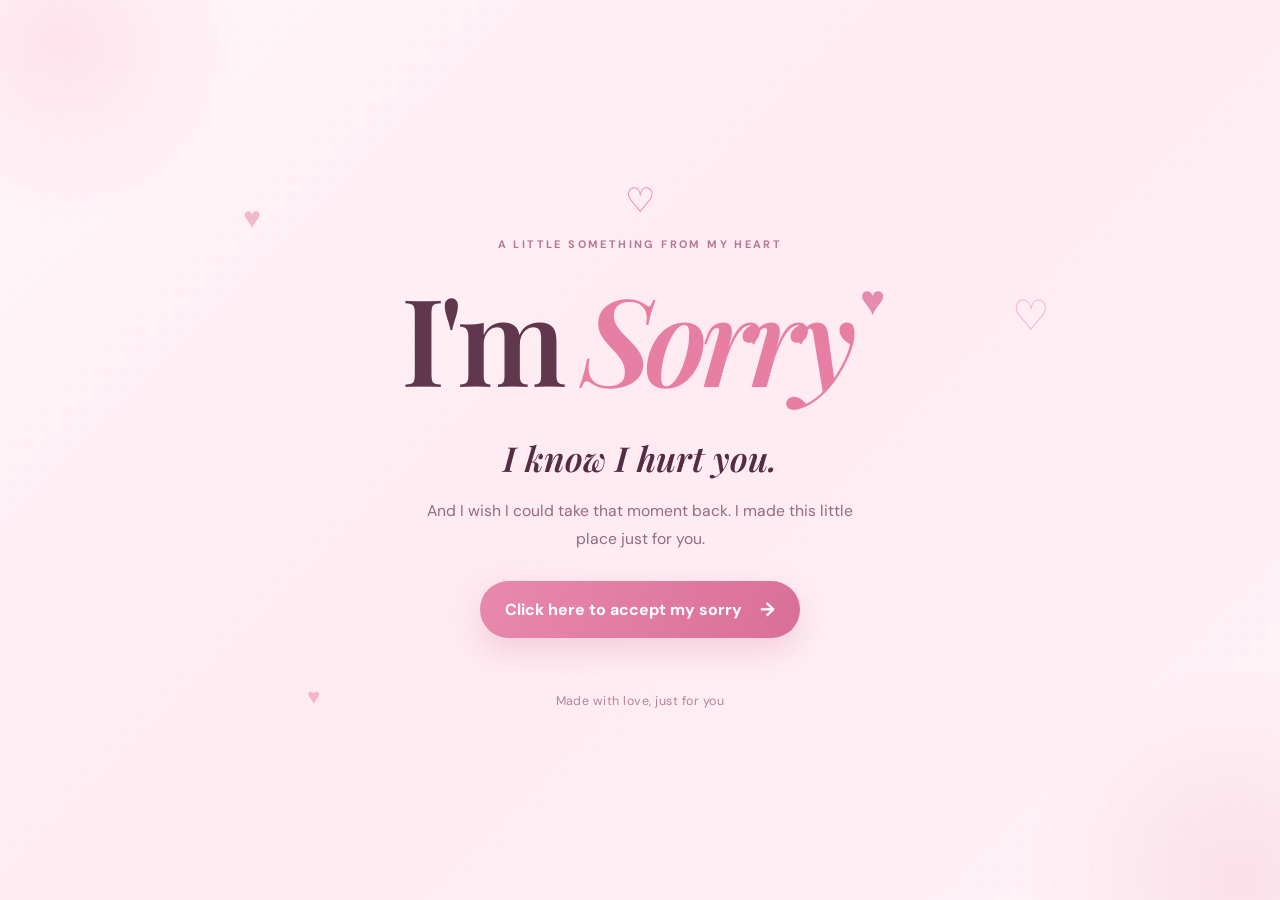
<file: index.html>
<!DOCTYPE html>
<html lang="en">
<head>
  <meta charset="UTF-8">
  <meta name="viewport" content="width=device-width, initial-scale=1.0">
  <title>I'm Sorry ❤️</title>
  <link rel="stylesheet" href="style.css">
</head>
<body class="landing-page">
  <div class="ambient ambient-one"></div><div class="ambient ambient-two"></div>
  <main class="hero">
    <div class="tiny-heart" aria-hidden="true">♡</div>
    <p class="eyebrow">A little something from my heart</p>
    <h1 class="sorry-title">I'm <span>Sorry</span><i>♥</i></h1>
    <p class="hero-message">I know I hurt you.</p>
    <p class="hero-subtitle">And I wish I could take that moment back. I made this little place just for you.</p>
    <a class="primary-button" href="memories.html">Click here to accept my sorry <span>→</span></a>
    <div class="floating-heart heart-a">♥</div><div class="floating-heart heart-b">♡</div>
    <div class="floating-heart heart-c">♥</div>
    <p class="bottom-note">Made with love, just for you</p>
  </main>
  <script src="script.js"></script>
</body>
</html>
</file>
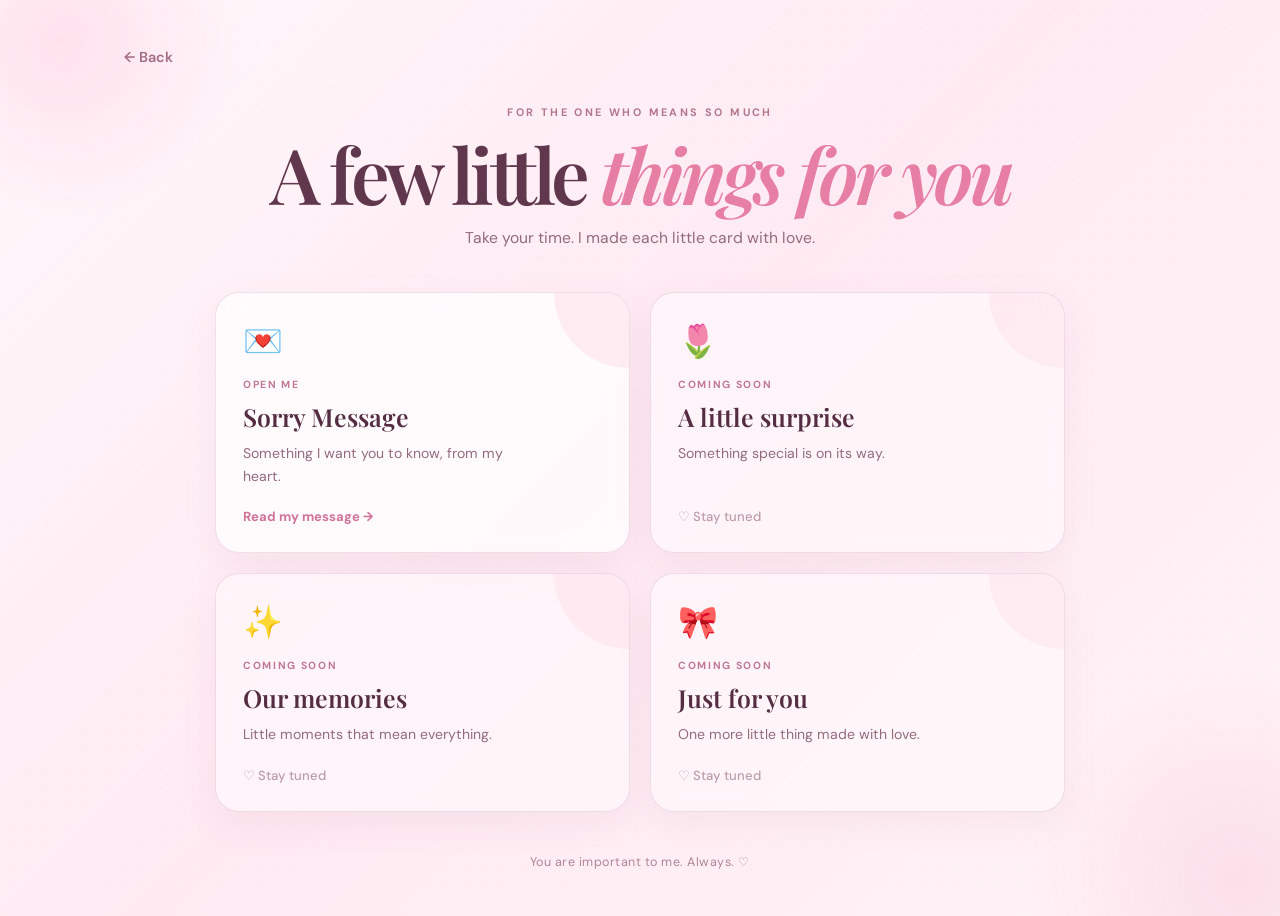
<file: memories.html>
<!DOCTYPE html>
<html lang="en">
<head>
  <meta charset="UTF-8">
  <meta name="viewport" content="width=device-width, initial-scale=1.0">
  <title>A little note for you ❤️</title>
  <link rel="stylesheet" href="style.css">
</head>
<body class="cards-page">
  <div class="ambient ambient-one"></div><div class="ambient ambient-two"></div>
  <main class="cards-shell">
    <a class="back-link" href="index.html">← Back</a>
    <p class="eyebrow">For the one who means so much</p>
    <h1 class="section-title">A few little <span>things for you</span></h1>
    <p class="section-intro">Take your time. I made each little card with love.</p>
    <section class="card-grid">
      <a class="note-card featured" href="message.html">
        <span class="card-icon">💌</span>
        <span class="card-tag">Open me</span>
        <h2>Sorry Message</h2>
        <p>Something I want you to know, from my heart.</p>
        <span class="card-arrow">Read my message →</span>
      </a>
      <article class="note-card soon"><span class="card-icon">🌷</span><span class="card-tag">Coming soon</span><h2>A little surprise</h2><p>Something special is on its way.</p><span class="locked">♡ Stay tuned</span></article>
      <article class="note-card soon"><span class="card-icon">✨</span><span class="card-tag">Coming soon</span><h2>Our memories</h2><p>Little moments that mean everything.</p><span class="locked">♡ Stay tuned</span></article>
      <article class="note-card soon"><span class="card-icon">🎀</span><span class="card-tag">Coming soon</span><h2>Just for you</h2><p>One more little thing made with love.</p><span class="locked">♡ Stay tuned</span></article>
    </section>
    <p class="bottom-note">You are important to me. Always. ♡</p>
  </main>
  <script src="script.js"></script>
</body>
</html>
</file>
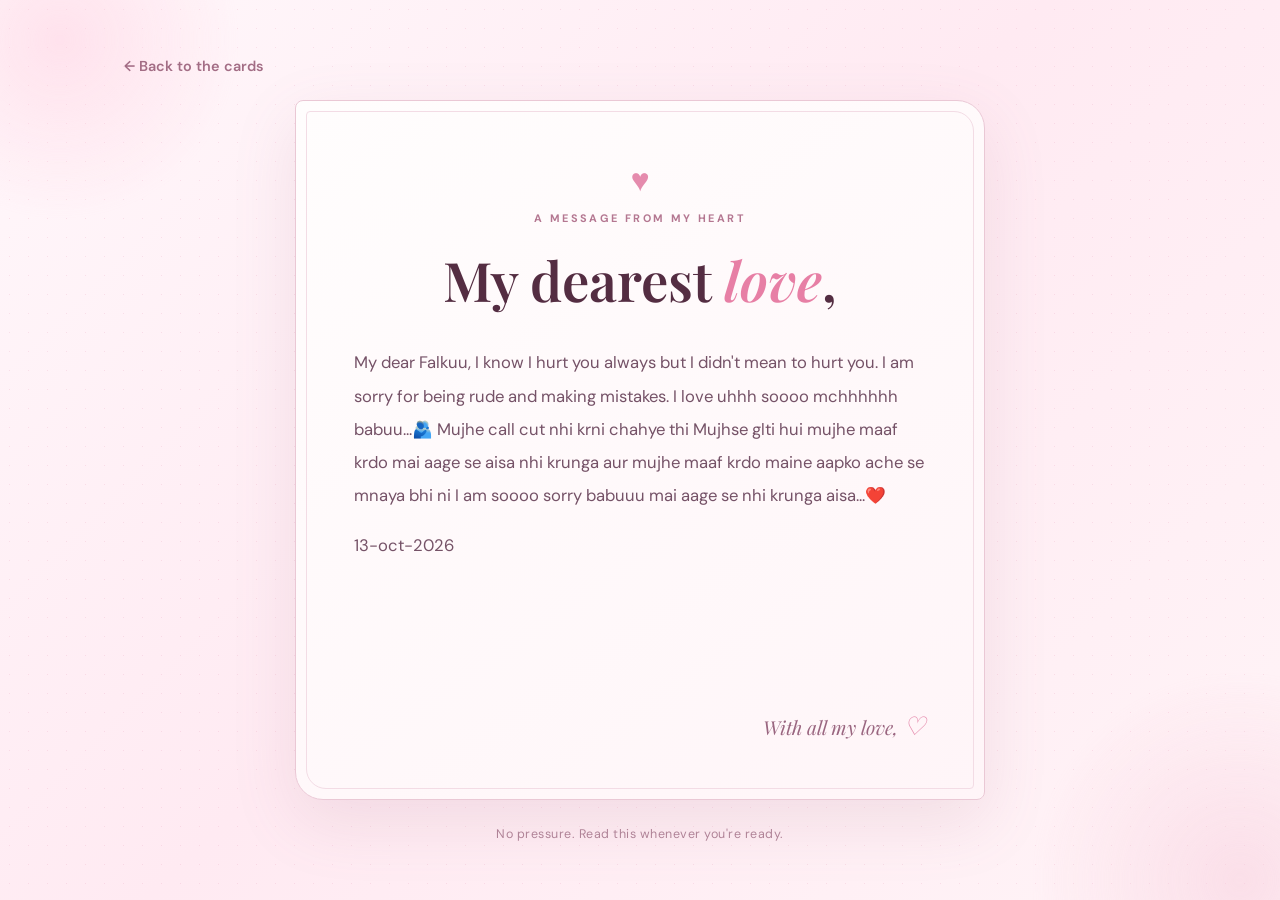
<file: message.html>
<!DOCTYPE html>
<html lang="en">
<head>
  <meta charset="UTF-8">
  <meta name="viewport" content="width=device-width, initial-scale=1.0">
  <title>A message from my heart ❤️</title>
  <link rel="stylesheet" href="style.css">
</head>
<body class="message-page">
  <div class="ambient ambient-one"></div><div class="ambient ambient-two"></div>
  <main class="message-shell">
    <a class="back-link" href="memories.html">← Back to the cards</a>
    <div class="letter">
      <div class="letter-heart">♥</div>
      <p class="eyebrow">A message from my heart</p>
      <h1>My dearest <span>love</span>,</h1>
      <!-- Replace the paragraph below with your own apology message. -->
      <p class="your-message">My dear Falkuu, I know I hurt you always but I didn't mean to hurt you. I am sorry for being rude and making mistakes. I love uhhh soooo mchhhhhh babuu...🫂 Mujhe call cut nhi krni chahye thi Mujhse glti hui mujhe maaf krdo mai aage se aisa nhi krunga aur mujhe maaf krdo maine aapko ache se mnaya bhi ni I am soooo sorry babuuu mai aage se nhi krunga aisa...❤️</p>
      <p class="your-message">13-oct-2026</p>
      <div class="letter-signoff">With all my love, <span>♡</span></div>
    </div>
    <p class="bottom-note">No pressure. Read this whenever you're ready.</p>
  </main>
  <script src="script.js"></script>
</body>
</html>
</file>
<file: style.css>
@import url('https://fonts.googleapis.com/css2?family=DM+Sans:wght@400;500;600;700&family=Playfair+Display:ital,wght@0,500;0,600;0,700;1,500;1,600&display=swap');

:root{--ink:#542d42;--muted:#936b7f;--pink:#f6a9c5;--rose:#e77fa5;--cream:#fff8fb;--line:rgba(164,91,125,.17)}
*{box-sizing:border-box}
html{scroll-behavior:smooth}
body{margin:0;min-height:100vh;font-family:'DM Sans',sans-serif;color:var(--ink);background:linear-gradient(135deg,#fff8fb 0%,#ffeaf2 48%,#fff4f7 100%);overflow-x:hidden}
body:before{content:"";position:fixed;inset:0;pointer-events:none;opacity:.25;background-image:radial-gradient(#e7a1bc .7px,transparent .7px);background-size:19px 19px}
.ambient{position:fixed;border-radius:50%;filter:blur(5px);pointer-events:none;opacity:.45;animation:drift 12s ease-in-out infinite alternate}
.ambient-one{width:360px;height:360px;top:-140px;left:-120px;background:radial-gradient(circle,#ffc9dc,transparent 70%)}
.ambient-two{width:420px;height:420px;right:-170px;bottom:-190px;background:radial-gradient(circle,#f6c6d8,transparent 70%);animation-delay:-4s}
@keyframes drift{to{transform:translate(35px,28px) scale(1.08)}}
.hero{min-height:100vh;display:flex;flex-direction:column;align-items:center;justify-content:center;text-align:center;padding:48px 22px;position:relative}
.tiny-heart{font-size:34px;color:var(--rose);animation:pulse 1.8s infinite}
.eyebrow{text-transform:uppercase;letter-spacing:.22em;font-size:.68rem;font-weight:700;color:#b47791;margin:14px 0}
.sorry-title,.section-title{font:600 clamp(3.8rem,10vw,7.6rem)/1.05 'Playfair Display',serif;letter-spacing:-.055em;margin:8px 0;color:#60374d}
.sorry-title span,.section-title span,h1 span{color:var(--rose);font-style:italic}
.sorry-title i{font:normal .35em 'DM Sans';vertical-align:top;color:#e58bad;margin-left:10px;animation:pulse 1.8s infinite}
.hero-message{font:italic 600 clamp(1.45rem,4vw,2.15rem) 'Playfair Display',serif;margin:26px 0 8px}
.hero-subtitle,.section-intro{max-width:470px;line-height:1.8;color:var(--muted);font-size:.98rem;margin:8px auto 28px}
.primary-button{display:inline-flex;align-items:center;gap:18px;padding:16px 25px;border-radius:999px;background:linear-gradient(110deg,#e889ac,#d96f98);color:white;text-decoration:none;font-weight:700;box-shadow:0 12px 30px #d77b9c45;transition:.3s;animation:rise .9s .2s both}
.primary-button:hover{transform:translateY(-4px);box-shadow:0 17px 35px #d77b9c60}
.primary-button span{font-size:1.2rem;transition:transform .2s}.primary-button:hover span{transform:translateX(4px)}
.floating-heart{position:absolute;color:#e89ab7;opacity:.65;animation:float 6s ease-in-out infinite}
.heart-a{top:22%;left:19%;font-size:30px}.heart-b{right:18%;top:32%;font-size:42px;animation-delay:-2s}.heart-c{bottom:21%;left:24%;font-size:22px;animation-delay:-4s}
@keyframes float{50%{transform:translateY(-22px) rotate(12deg)}}
@keyframes pulse{50%{transform:scale(1.16)}}
@keyframes rise{from{opacity:0;transform:translateY(18px)}to{opacity:1;transform:translateY(0)}}
.bottom-note{color:#b18498;font-size:.78rem;letter-spacing:.04em;margin-top:55px}
.cards-shell,.message-shell{width:min(1080px,100%);margin:auto;padding:46px 24px 34px;position:relative;min-height:100vh}
.back-link{display:inline-block;color:#a36d85;text-decoration:none;font-size:.9rem;font-weight:600;margin-bottom:25px;transition:.2s}.back-link:hover{color:#d36f98;transform:translateX(-3px)}
.cards-shell>.eyebrow,.cards-shell>.section-title,.cards-shell>.section-intro{text-align:center}
.section-title{font-size:clamp(2.7rem,6vw,4.8rem);margin:10px 0}
.section-intro{margin-bottom:40px}
.card-grid{display:grid;grid-template-columns:repeat(2,minmax(0,1fr));gap:20px;max-width:850px;margin:auto}
.note-card{position:relative;display:flex;flex-direction:column;min-height:230px;padding:27px;border:1px solid var(--line);border-radius:24px;background:#ffffffb8;box-shadow:0 12px 35px #9e668016;backdrop-filter:blur(10px);text-decoration:none;color:var(--ink);overflow:hidden;transition:transform .35s,box-shadow .35s,border-color .35s;animation:rise .7s both}
.note-card:nth-child(2){animation-delay:.1s}.note-card:nth-child(3){animation-delay:.2s}.note-card:nth-child(4){animation-delay:.3s}
.note-card:after{content:"";position:absolute;width:150px;height:150px;border-radius:50%;right:-75px;top:-75px;background:#ffe0eb;opacity:.55;transition:.35s}
.note-card:hover{transform:translateY(-7px);box-shadow:0 20px 42px #9e668025;border-color:#e8a6bf}
.note-card:hover:after{transform:scale(1.3)}
.card-icon{font-size:2rem;margin-bottom:16px;z-index:1}
.card-tag{font-size:.65rem;letter-spacing:.16em;text-transform:uppercase;color:#c07896;font-weight:700}
.note-card h2{font:600 1.55rem 'Playfair Display',serif;margin:9px 0}
.note-card p{color:var(--muted);font-size:.88rem;line-height:1.65;margin:0 0 20px;max-width:300px}
.card-arrow,.locked{font-size:.82rem;font-weight:700;color:#d27398;margin-top:auto}
.soon{background:#fffafcaa}
.soon .locked{color:#bd9bab;font-weight:500}
.cards-shell>.bottom-note{text-align:center;margin-top:42px}
.message-shell{display:flex;flex-direction:column;justify-content:center;align-items:center}
.message-shell>.back-link{align-self:flex-start}
.letter{width:min(690px,100%);padding:clamp(30px,6vw,58px);border:1px solid #eac8d5;border-radius:8px 28px 8px 28px;background:linear-gradient(145deg,#fffdfd,#fff5f8);box-shadow:0 22px 65px #9e668022;position:relative;animation:letterIn .9s both}
.letter:before{content:"";position:absolute;inset:10px;border:1px solid #f3dce5;border-radius:4px 20px 4px 20px;pointer-events:none}
.letter-heart{text-align:center;color:#e58bad;font-size:2rem;animation:pulse 1.8s infinite}
.letter .eyebrow{text-align:center;margin:10px 0 18px}
.letter h1{text-align:center;font:600 clamp(2.2rem,6vw,3.4rem) 'Playfair Display',serif;margin:0 0 30px}
.your-message{white-space:pre-wrap;font:1.04rem/2 'DM Sans',sans-serif;color:#755267;min-height:150px;position:relative;z-index:1}
.letter-signoff{text-align:right;font:italic 1.2rem 'Playfair Display',serif;color:#9a6680;margin-top:28px;position:relative;z-index:1}
.letter-signoff span{color:#e58bad;font-size:1.6rem}
.message-shell>.bottom-note{margin-top:26px}
@keyframes letterIn{from{opacity:0;transform:translateY(25px) scale(.98)}to{opacity:1;transform:translateY(0) scale(1)}}
@media(max-width:620px){.card-grid{grid-template-columns:1fr}.note-card{min-height:205px}.cards-shell{padding-top:25px}.heart-a{left:7%;top:18%}.heart-b{right:7%;top:28%}.heart-c{left:10%;bottom:16%}.hero-subtitle{max-width:330px}.letter{padding:32px 25px}.your-message{font-size:.96rem}}
</file>
